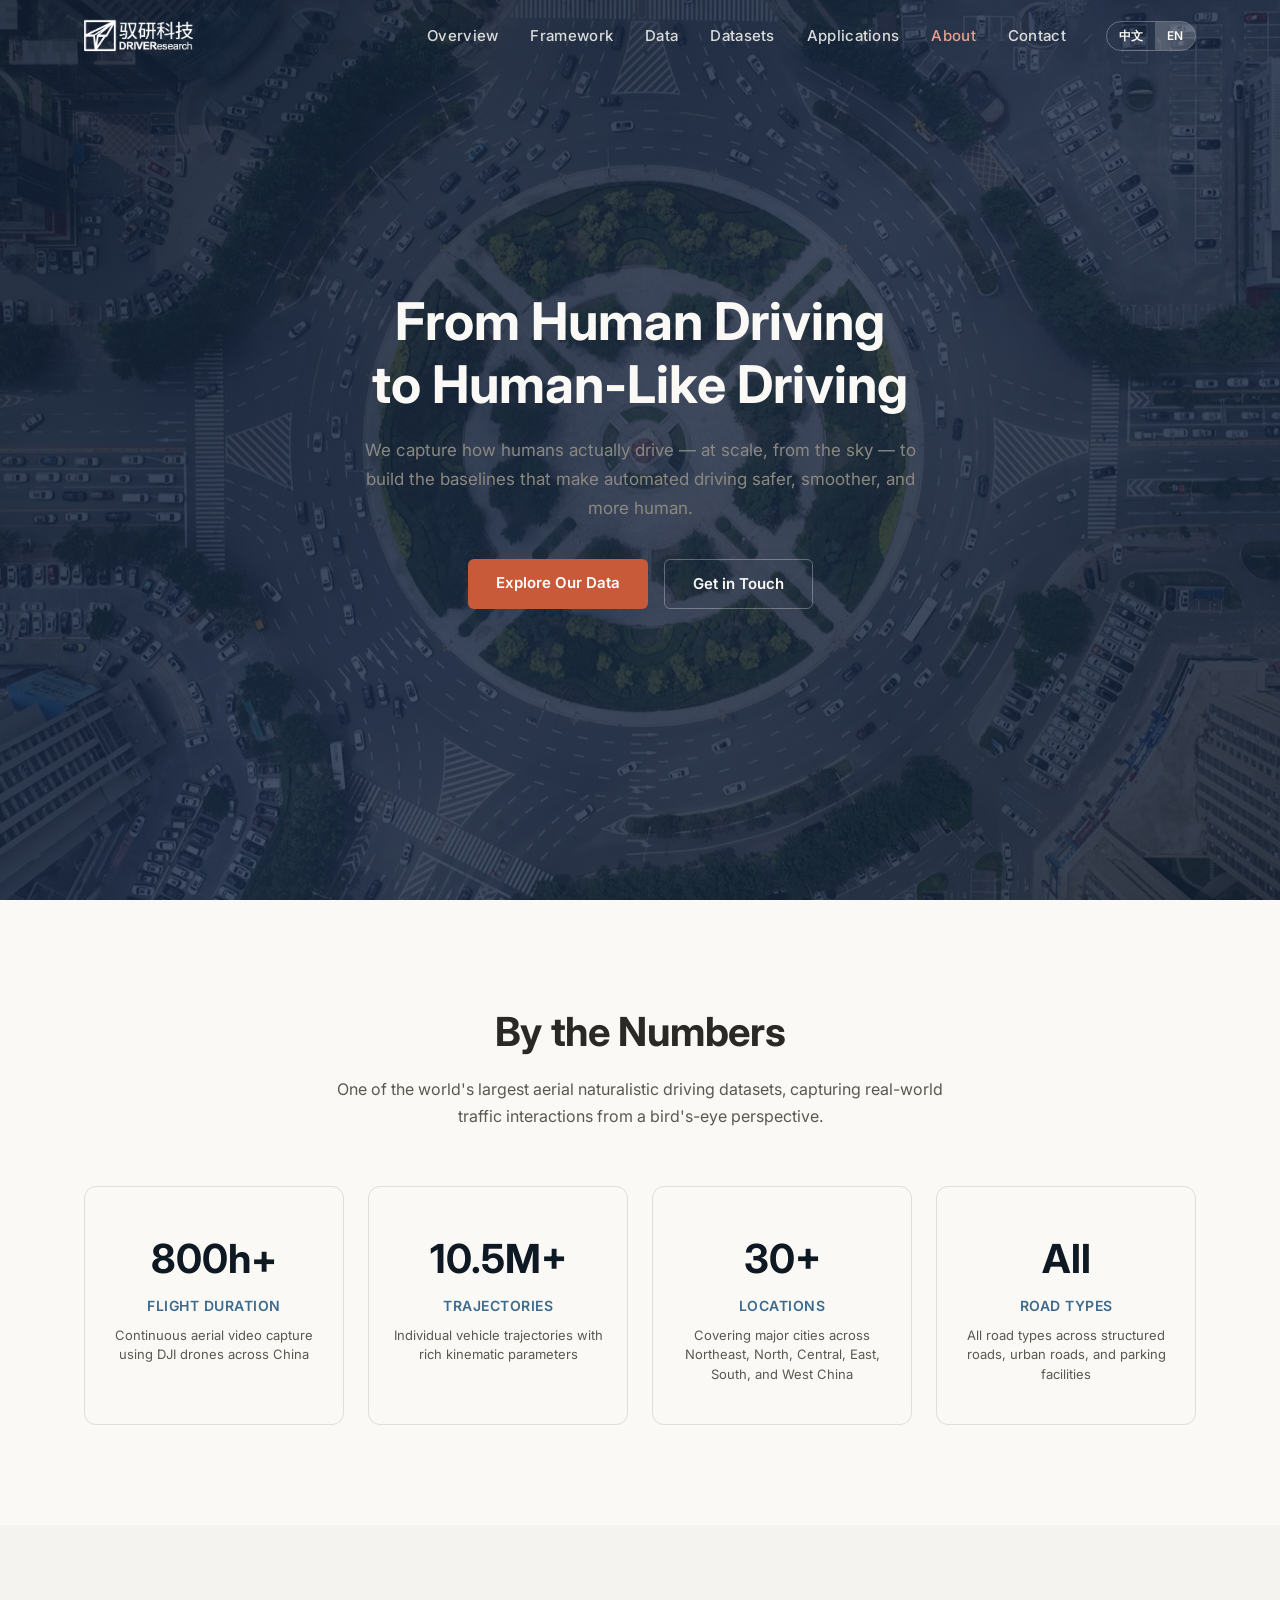
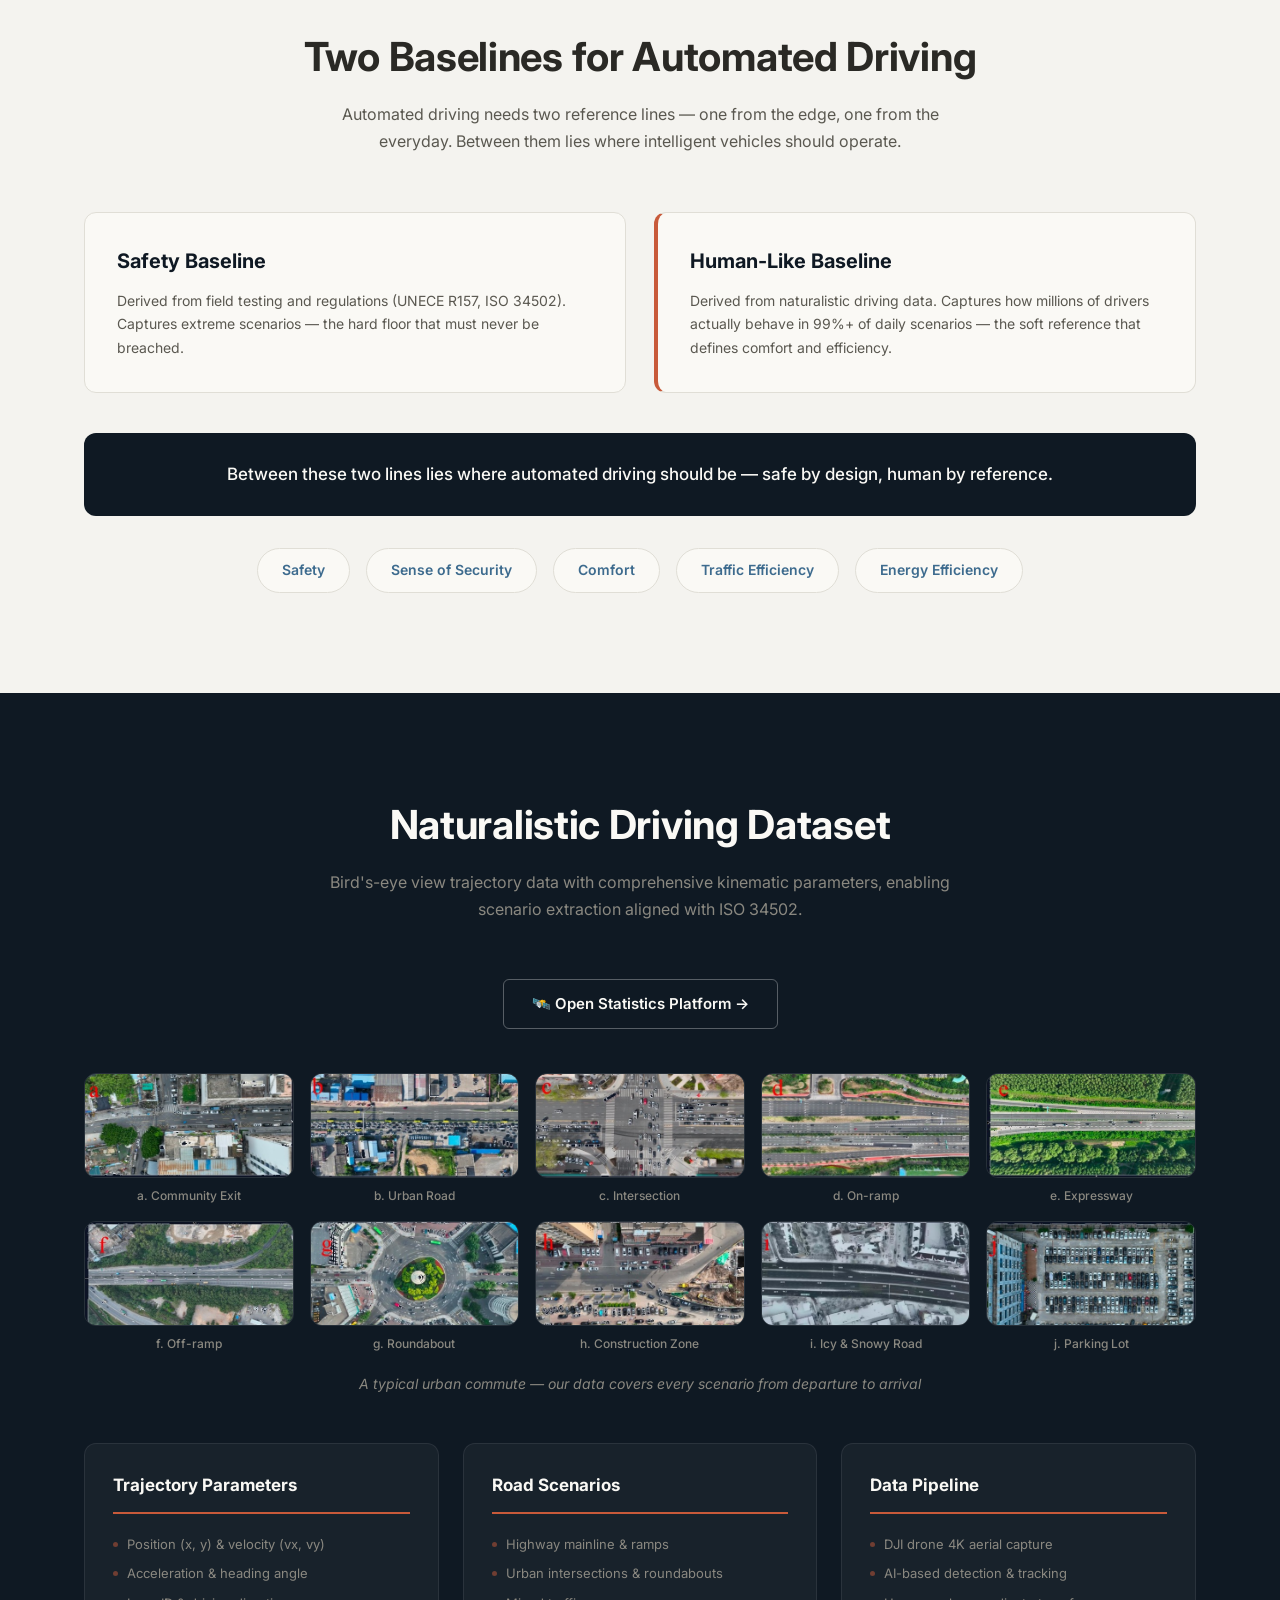
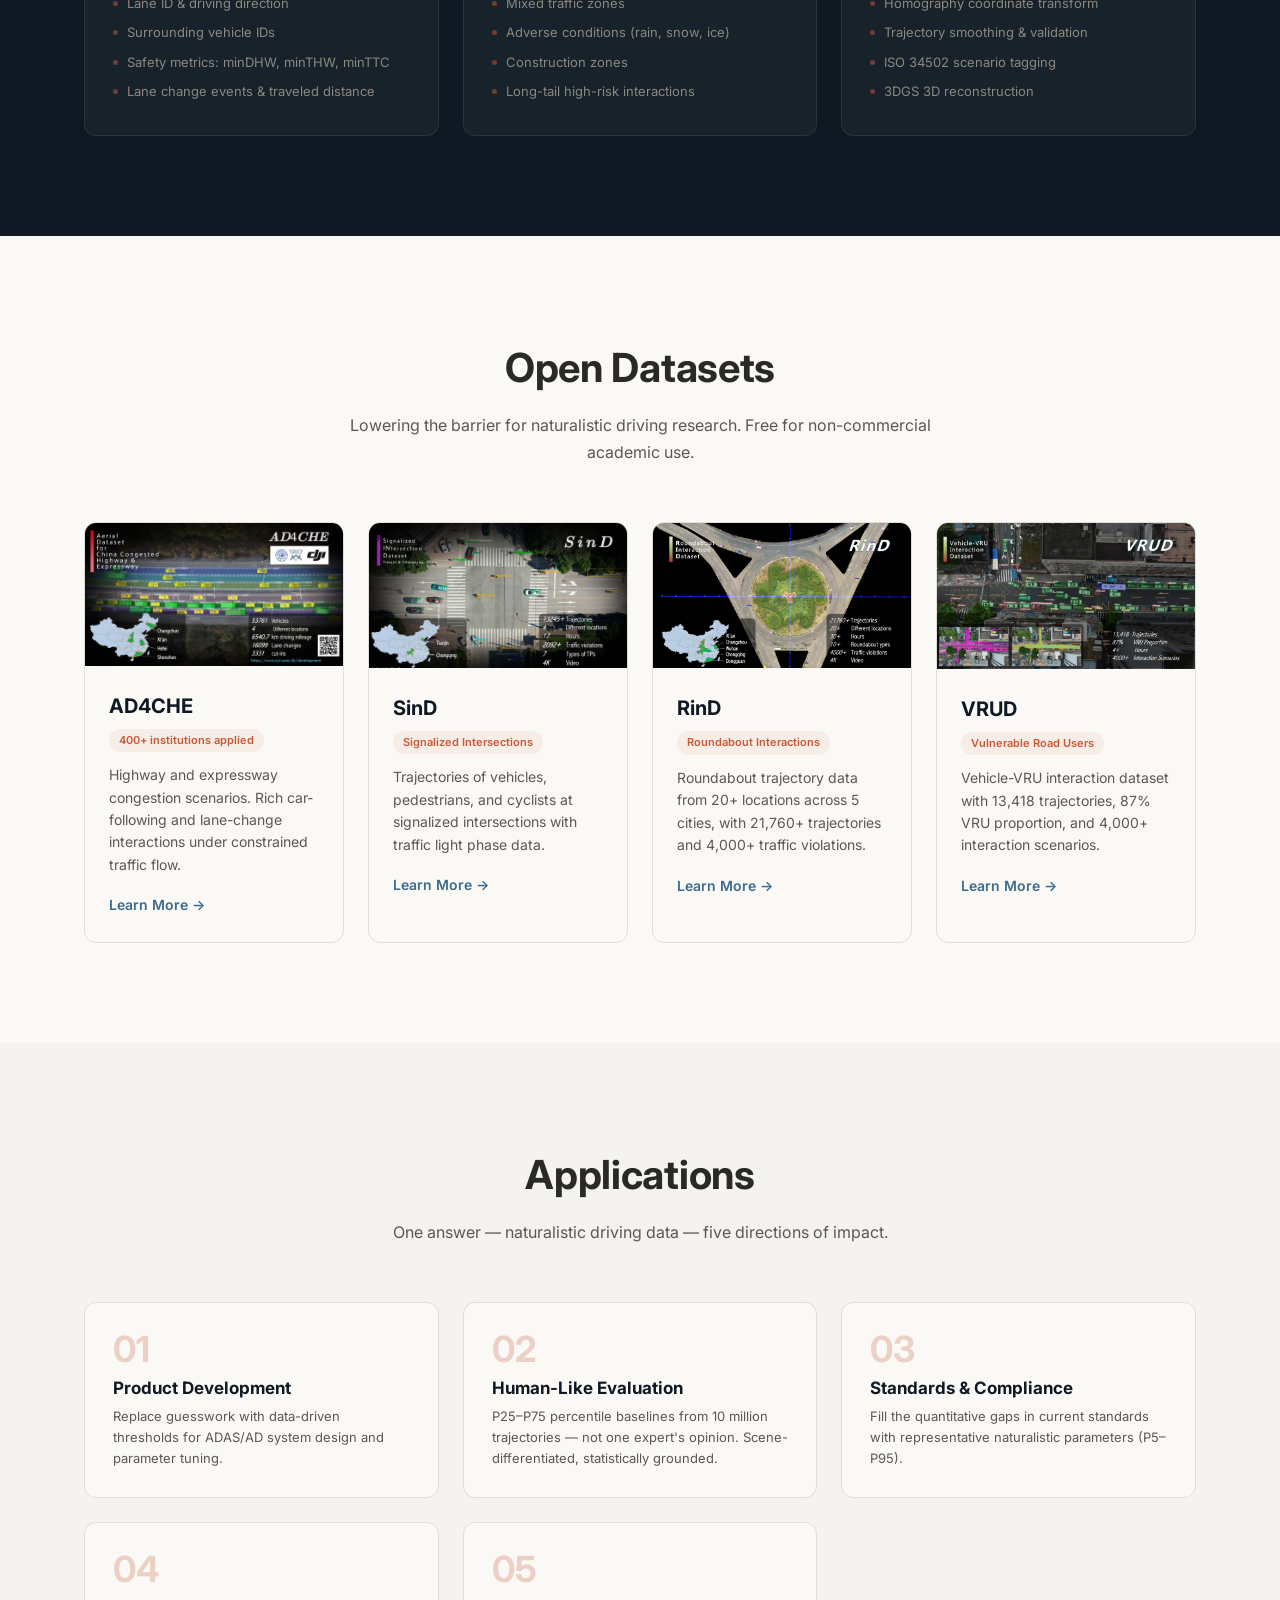
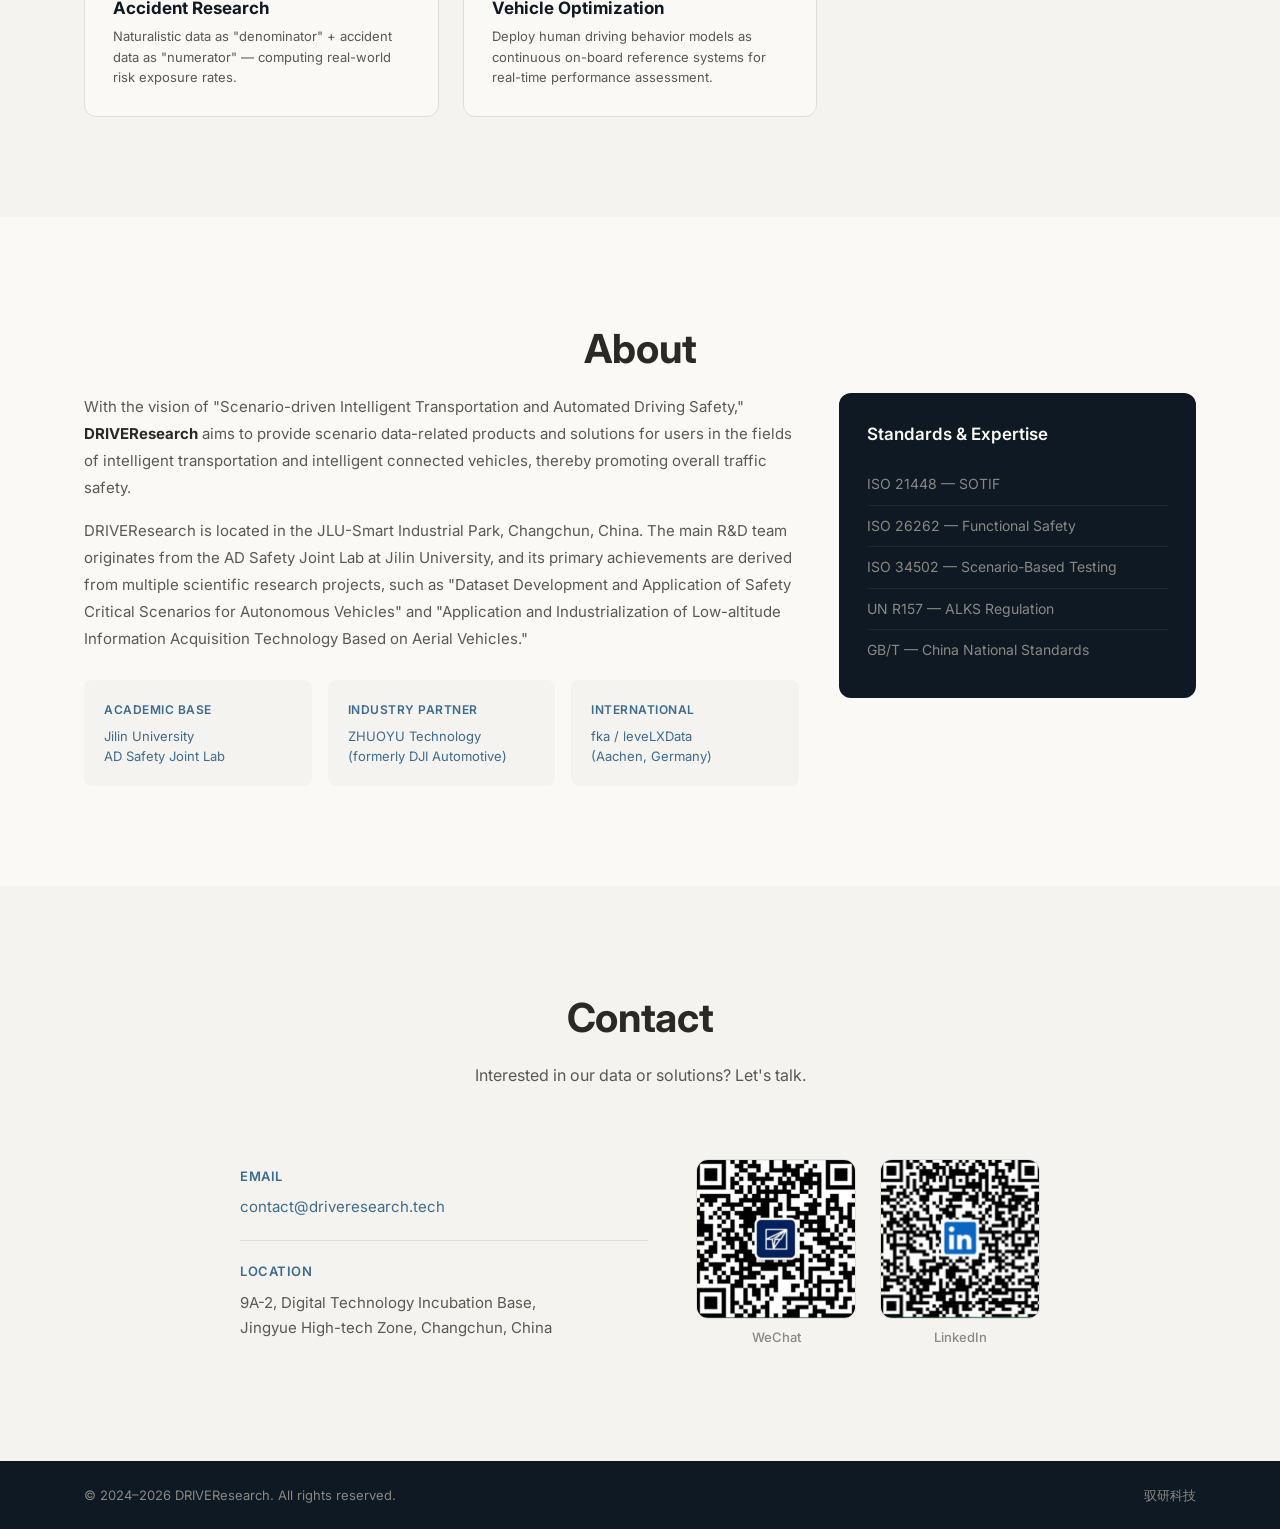
<file: index.html>
<!DOCTYPE html>
<html lang="en">
<head>
  <meta charset="UTF-8">
  <meta name="viewport" content="width=device-width, initial-scale=1.0">
  <title>DRIVEResearch — Scenario Data-Driven AD Safety</title>
  <meta name="description" content="DRIVEResearch provides large-scale aerial naturalistic driving datasets and scenario-based safety evaluation for automated driving.">
  <link rel="alternate" hreflang="zh" href="zh.html">
  <link rel="alternate" hreflang="en" href="index.html">
  <link rel="icon" href="images/logo-square.png" type="image/png">
  <link rel="stylesheet" href="styles.css">
  <link rel="preconnect" href="https://fonts.googleapis.com">
  <link rel="preconnect" href="https://fonts.gstatic.com" crossorigin>
  <link href="https://fonts.googleapis.com/css2?family=Inter:wght@300;400;500;600;700&display=swap" rel="stylesheet">
</head>
<body>

  <nav class="nav" id="nav">
    <div class="nav-inner">
      <a href="#hero" class="nav-logo"><img src="images/logo-white.png" alt="DRIVEResearch" class="nav-logo-img"></a>
      <button class="nav-toggle" aria-label="Toggle menu" onclick="document.querySelector('.nav-links').classList.toggle('open')">
        <span></span><span></span><span></span>
      </button>
      <ul class="nav-links">
        <li><a href="#overview">Overview</a></li>
        <li><a href="#framework">Framework</a></li>
        <li><a href="#data">Data</a></li>
        <li><a href="#datasets">Datasets</a></li>
        <li><a href="#applications">Applications</a></li>
        <li><a href="#about">About</a></li>
        <li><a href="#contact">Contact</a></li>
        <li><span class="lang-switch"><a href="zh.html">中文</a><a href="index.html" class="active">EN</a></span></li>
      </ul>
    </div>
  </nav>

  <!-- Hero -->
  <section class="hero" id="hero">
    <img src="images/shoutu.jpg" alt="Aerial view of roundabout traffic" class="hero-bg">
    <div class="hero-overlay"></div>
    <div class="hero-content">
      <h1>From Human Driving<br>to Human-Like Driving</h1>
      <p class="hero-desc">We capture how humans actually drive — at scale, from the sky — to build the baselines that make automated driving safer, smoother, and more human.</p>
      <div class="hero-actions">
        <a href="#data" class="btn btn-primary">Explore Our Data</a>
        <a href="#contact" class="btn btn-outline">Get in Touch</a>
      </div>
    </div>
  </section>

  <!-- Overview Stats -->
  <section class="overview" id="overview">
    <div class="container">
      <h2 class="section-title">By the Numbers</h2>
      <p class="section-subtitle">One of the world's largest aerial naturalistic driving datasets, capturing real-world traffic interactions from a bird's-eye perspective.</p>
      <div class="stats-grid">
        <div class="stat-card reveal">
          <div class="stat-number"><span class="counter" data-target="800" data-suffix="h+">0</span></div>
          <div class="stat-label">Flight Duration</div>
          <div class="stat-desc">Continuous aerial video capture using DJI drones across China</div>
        </div>
        <div class="stat-card reveal">
          <div class="stat-number"><span class="counter" data-target="10500000" data-suffix="+">0</span></div>
          <div class="stat-label">Trajectories</div>
          <div class="stat-desc">Individual vehicle trajectories with rich kinematic parameters</div>
        </div>
        <div class="stat-card reveal">
          <div class="stat-number"><span class="counter" data-target="30" data-suffix="+">0</span></div>
          <div class="stat-label">Locations</div>
          <div class="stat-desc">Covering major cities across Northeast, North, Central, East, South, and West China</div>
        </div>
        <div class="stat-card reveal">
          <div class="stat-number">All</div>
          <div class="stat-label">Road Types</div>
          <div class="stat-desc">All road types across structured roads, urban roads, and parking facilities</div>
        </div>
      </div>
    </div>
  </section>

  <!-- Framework -->
  <section class="framework" id="framework">
    <div class="container">
      <h2 class="section-title">Two Baselines for Automated Driving</h2>
      <p class="section-subtitle">Automated driving needs two reference lines — one from the edge, one from the everyday. Between them lies where intelligent vehicles should operate.</p>
      <div class="framework-cols">
        <div class="framework-card reveal">
          <h3>Safety Baseline</h3>
          <p>Derived from field testing and regulations (UNECE R157, ISO 34502). Captures extreme scenarios — the hard floor that must never be breached.</p>
        </div>
        <div class="framework-card highlight reveal">
          <h3>Human-Like Baseline</h3>
          <p>Derived from naturalistic driving data. Captures how millions of drivers actually behave in 99%+ of daily scenarios — the soft reference that defines comfort and efficiency.</p>
        </div>
      </div>
      <div class="framework-callout reveal">
        Between these two lines lies where automated driving should be — safe by design, human by reference.
      </div>
      <div class="eval-dims">
        <span class="eval-dim reveal">Safety</span>
        <span class="eval-dim reveal">Sense of Security</span>
        <span class="eval-dim reveal">Comfort</span>
        <span class="eval-dim reveal">Traffic Efficiency</span>
        <span class="eval-dim reveal">Energy Efficiency</span>
      </div>
    </div>
  </section>

  <!-- Data -->
  <section class="data-section" id="data">
    <div class="container">
      <h2 class="section-title">Naturalistic Driving Dataset</h2>
      <p class="section-subtitle">Bird's-eye view trajectory data with comprehensive kinematic parameters, enabling scenario extraction aligned with ISO 34502.</p>
      <div class="data-cta reveal" style="text-align:center; margin: 4px auto 44px;">
        <a href="https://data.driveresearch.tech/" target="_blank" rel="noopener" class="btn btn-outline">
          🛰️ Open Statistics Platform →
        </a>
      </div>
      <div class="scene-grid reveal">
        <div class="scene-item"><img src="images/scene-a.jpg" alt="Community Exit"><div class="scene-item-label">a. Community Exit</div></div>
        <div class="scene-item"><img src="images/scene-b.jpg" alt="Urban Road"><div class="scene-item-label">b. Urban Road</div></div>
        <div class="scene-item"><img src="images/scene-c.jpg" alt="Intersection"><div class="scene-item-label">c. Intersection</div></div>
        <div class="scene-item"><img src="images/scene-d.jpg" alt="On-ramp"><div class="scene-item-label">d. On-ramp</div></div>
        <div class="scene-item"><img src="images/scene-e.jpg" alt="Expressway"><div class="scene-item-label">e. Expressway</div></div>
        <div class="scene-item"><img src="images/scene-f.jpg" alt="Off-ramp"><div class="scene-item-label">f. Off-ramp</div></div>
        <div class="scene-item"><img src="images/scene-g.jpg" alt="Roundabout"><div class="scene-item-label">g. Roundabout</div></div>
        <div class="scene-item"><img src="images/scene-h.jpg" alt="Construction Zone"><div class="scene-item-label">h. Construction Zone</div></div>
        <div class="scene-item"><img src="images/scene-i.jpg" alt="Icy Road"><div class="scene-item-label">i. Icy &amp; Snowy Road</div></div>
        <div class="scene-item"><img src="images/scene-j.jpg" alt="Parking Lot"><div class="scene-item-label">j. Parking Lot</div></div>
      </div>
      <p class="data-caption reveal">A typical urban commute — our data covers every scenario from departure to arrival</p>
      <div class="data-features">
        <div class="data-feature reveal">
          <h3>Trajectory Parameters</h3>
          <ul class="param-list">
            <li>Position (x, y) &amp; velocity (vx, vy)</li>
            <li>Acceleration &amp; heading angle</li>
            <li>Lane ID &amp; driving direction</li>
            <li>Surrounding vehicle IDs</li>
            <li>Safety metrics: minDHW, minTHW, minTTC</li>
            <li>Lane change events &amp; traveled distance</li>
          </ul>
        </div>
        <div class="data-feature reveal">
          <h3>Road Scenarios</h3>
          <ul class="param-list">
            <li>Highway mainline &amp; ramps</li>
            <li>Urban intersections &amp; roundabouts</li>
            <li>Mixed traffic zones</li>
            <li>Adverse conditions (rain, snow, ice)</li>
            <li>Construction zones</li>
            <li>Long-tail high-risk interactions</li>
          </ul>
        </div>
        <div class="data-feature reveal">
          <h3>Data Pipeline</h3>
          <ul class="param-list">
            <li>DJI drone 4K aerial capture</li>
            <li>AI-based detection &amp; tracking</li>
            <li>Homography coordinate transform</li>
            <li>Trajectory smoothing &amp; validation</li>
            <li>ISO 34502 scenario tagging</li>
            <li>3DGS 3D reconstruction</li>
          </ul>
        </div>
      </div>
    </div>
  </section>

  <!-- Open Datasets -->
  <section class="datasets" id="datasets">
    <div class="container">
      <h2 class="section-title">Open Datasets</h2>
      <p class="section-subtitle">Lowering the barrier for naturalistic driving research. Free for non-commercial academic use.</p>
      <div class="datasets-grid">
        <div class="dataset-card reveal">
          <img src="images/AD4CHE.jpg" alt="AD4CHE dataset">
          <div class="dataset-card-body">
            <h3>AD4CHE</h3>
            <span class="dataset-badge">400+ institutions applied</span>
            <p>Highway and expressway congestion scenarios. Rich car-following and lane-change interactions under constrained traffic flow.</p>
            <a href="https://ieeexplore.ieee.org/document/10079130" target="_blank" rel="noopener" class="dataset-link">Learn More &rarr;</a>
          </div>
        </div>
        <div class="dataset-card reveal">
          <img src="images/SinD.jpg" alt="SinD dataset">
          <div class="dataset-card-body">
            <h3>SinD</h3>
            <span class="dataset-badge">Signalized Intersections</span>
            <p>Trajectories of vehicles, pedestrians, and cyclists at signalized intersections with traffic light phase data.</p>
            <a href="https://arxiv.org/abs/2209.02297" target="_blank" rel="noopener" class="dataset-link">Learn More &rarr;</a>
          </div>
        </div>
        <div class="dataset-card reveal">
          <img src="images/RinD.jpg" alt="RinD dataset">
          <div class="dataset-card-body">
            <h3>RinD</h3>
            <span class="dataset-badge">Roundabout Interactions</span>
            <p>Roundabout trajectory data from 20+ locations across 5 cities, with 21,760+ trajectories and 4,000+ traffic violations.</p>
            <a href="https://eie.cqu.edu.cn/info/1204/2586.htm" target="_blank" rel="noopener" class="dataset-link">Learn More &rarr;</a>
          </div>
        </div>
        <div class="dataset-card reveal">
          <img src="images/VRUD.jpg" alt="VRUD dataset">
          <div class="dataset-card-body">
            <h3>VRUD</h3>
            <span class="dataset-badge">Vulnerable Road Users</span>
            <p>Vehicle-VRU interaction dataset with 13,418 trajectories, 87% VRU proportion, and 4,000+ interaction scenarios.</p>
            <a href="https://arxiv.org/abs/2604.01134" target="_blank" rel="noopener" class="dataset-link">Learn More &rarr;</a>
          </div>
        </div>
      </div>
    </div>
  </section>

  <!-- Applications -->
  <section class="applications" id="applications">
    <div class="container">
      <h2 class="section-title">Applications</h2>
      <p class="section-subtitle">One answer — naturalistic driving data — five directions of impact.</p>
      <div class="app-grid">
        <div class="app-card reveal">
          <div class="app-number">01</div>
          <h3>Product Development</h3>
          <p>Replace guesswork with data-driven thresholds for ADAS/AD system design and parameter tuning.</p>
        </div>
        <div class="app-card reveal">
          <div class="app-number">02</div>
          <h3>Human-Like Evaluation</h3>
          <p>P25–P75 percentile baselines from 10 million trajectories — not one expert's opinion. Scene-differentiated, statistically grounded.</p>
        </div>
        <div class="app-card reveal">
          <div class="app-number">03</div>
          <h3>Standards &amp; Compliance</h3>
          <p>Fill the quantitative gaps in current standards with representative naturalistic parameters (P5–P95).</p>
        </div>
        <div class="app-card reveal">
          <div class="app-number">04</div>
          <h3>Accident Research</h3>
          <p>Naturalistic data as "denominator" + accident data as "numerator" — computing real-world risk exposure rates.</p>
        </div>
        <div class="app-card reveal">
          <div class="app-number">05</div>
          <h3>Vehicle Optimization</h3>
          <p>Deploy human driving behavior models as continuous on-board reference systems for real-time performance assessment.</p>
        </div>
      </div>
    </div>
  </section>

  <!-- About -->
  <section class="about" id="about">
    <div class="container">
      <h2 class="section-title">About</h2>
      <div class="about-content">
        <div class="about-text">
          <p>With the vision of "Scenario-driven Intelligent Transportation and Automated Driving Safety," <strong>DRIVEResearch</strong> aims to provide scenario data-related products and solutions for users in the fields of intelligent transportation and intelligent connected vehicles, thereby promoting overall traffic safety.</p>
          <p>DRIVEResearch is located in the JLU-Smart Industrial Park, Changchun, China. The main R&amp;D team originates from the AD Safety Joint Lab at Jilin University, and its primary achievements are derived from multiple scientific research projects, such as "Dataset Development and Application of Safety Critical Scenarios for Autonomous Vehicles" and "Application and Industrialization of Low-altitude Information Acquisition Technology Based on Aerial Vehicles."</p>
          <div class="affiliations">
            <div class="affiliation">
              <h4>Academic Base</h4>
              <p><a href="https://lab.autozyx.com" target="_blank" rel="noopener">Jilin University<br>AD Safety Joint Lab</a></p>
            </div>
            <div class="affiliation">
              <h4>Industry Partner</h4>
              <p><a href="https://zyt.com" target="_blank" rel="noopener">ZHUOYU Technology<br>(formerly DJI Automotive)</a></p>
            </div>
            <div class="affiliation">
              <h4>International</h4>
              <p><a href="https://levelxdata.com/" target="_blank" rel="noopener">fka / leveLXData<br>(Aachen, Germany)</a></p>
            </div>
          </div>
        </div>
        <div class="standards-box">
          <h3>Standards &amp; Expertise</h3>
          <ul>
            <li>ISO 21448 — SOTIF</li>
            <li>ISO 26262 — Functional Safety</li>
            <li>ISO 34502 — Scenario-Based Testing</li>
            <li>UN R157 — ALKS Regulation</li>
            <li>GB/T — China National Standards</li>
          </ul>
        </div>
      </div>
    </div>
  </section>

  <!-- Contact -->
  <section class="contact" id="contact">
    <div class="container">
      <h2 class="section-title">Contact</h2>
      <p class="section-subtitle">Interested in our data or solutions? Let's talk.</p>
      <div class="contact-layout">
        <div class="contact-info">
          <div class="contact-item">
            <h3>Email</h3>
            <p><a href="mailto:contact@driveresearch.tech">contact@driveresearch.tech</a></p>
          </div>
          <div class="contact-item">
            <h3>Location</h3>
            <p>9A-2, Digital Technology Incubation Base,<br>Jingyue High-tech Zone, Changchun, China</p>
          </div>
        </div>
        <div class="contact-qr-group">
          <div class="contact-qr">
            <img src="images/WeChat.png" alt="WeChat QR Code">
            <p>WeChat</p>
          </div>
          <div class="contact-qr">
            <a href="https://www.linkedin.com/company/driveresearch/?viewAsMember=true" target="_blank" rel="noopener">
              <img src="images/Linkedin.png" alt="LinkedIn QR Code">
            </a>
            <p>LinkedIn</p>
          </div>
        </div>
      </div>
    </div>
  </section>

  <footer class="footer">
    <div class="container">
      <div class="footer-inner">
        <p>&copy; 2024–2026 DRIVEResearch. All rights reserved.</p>
        <p>驭研科技</p>
      </div>
    </div>
  </footer>

  <script src="scripts.js"></script>
</body>
</html>
</file>
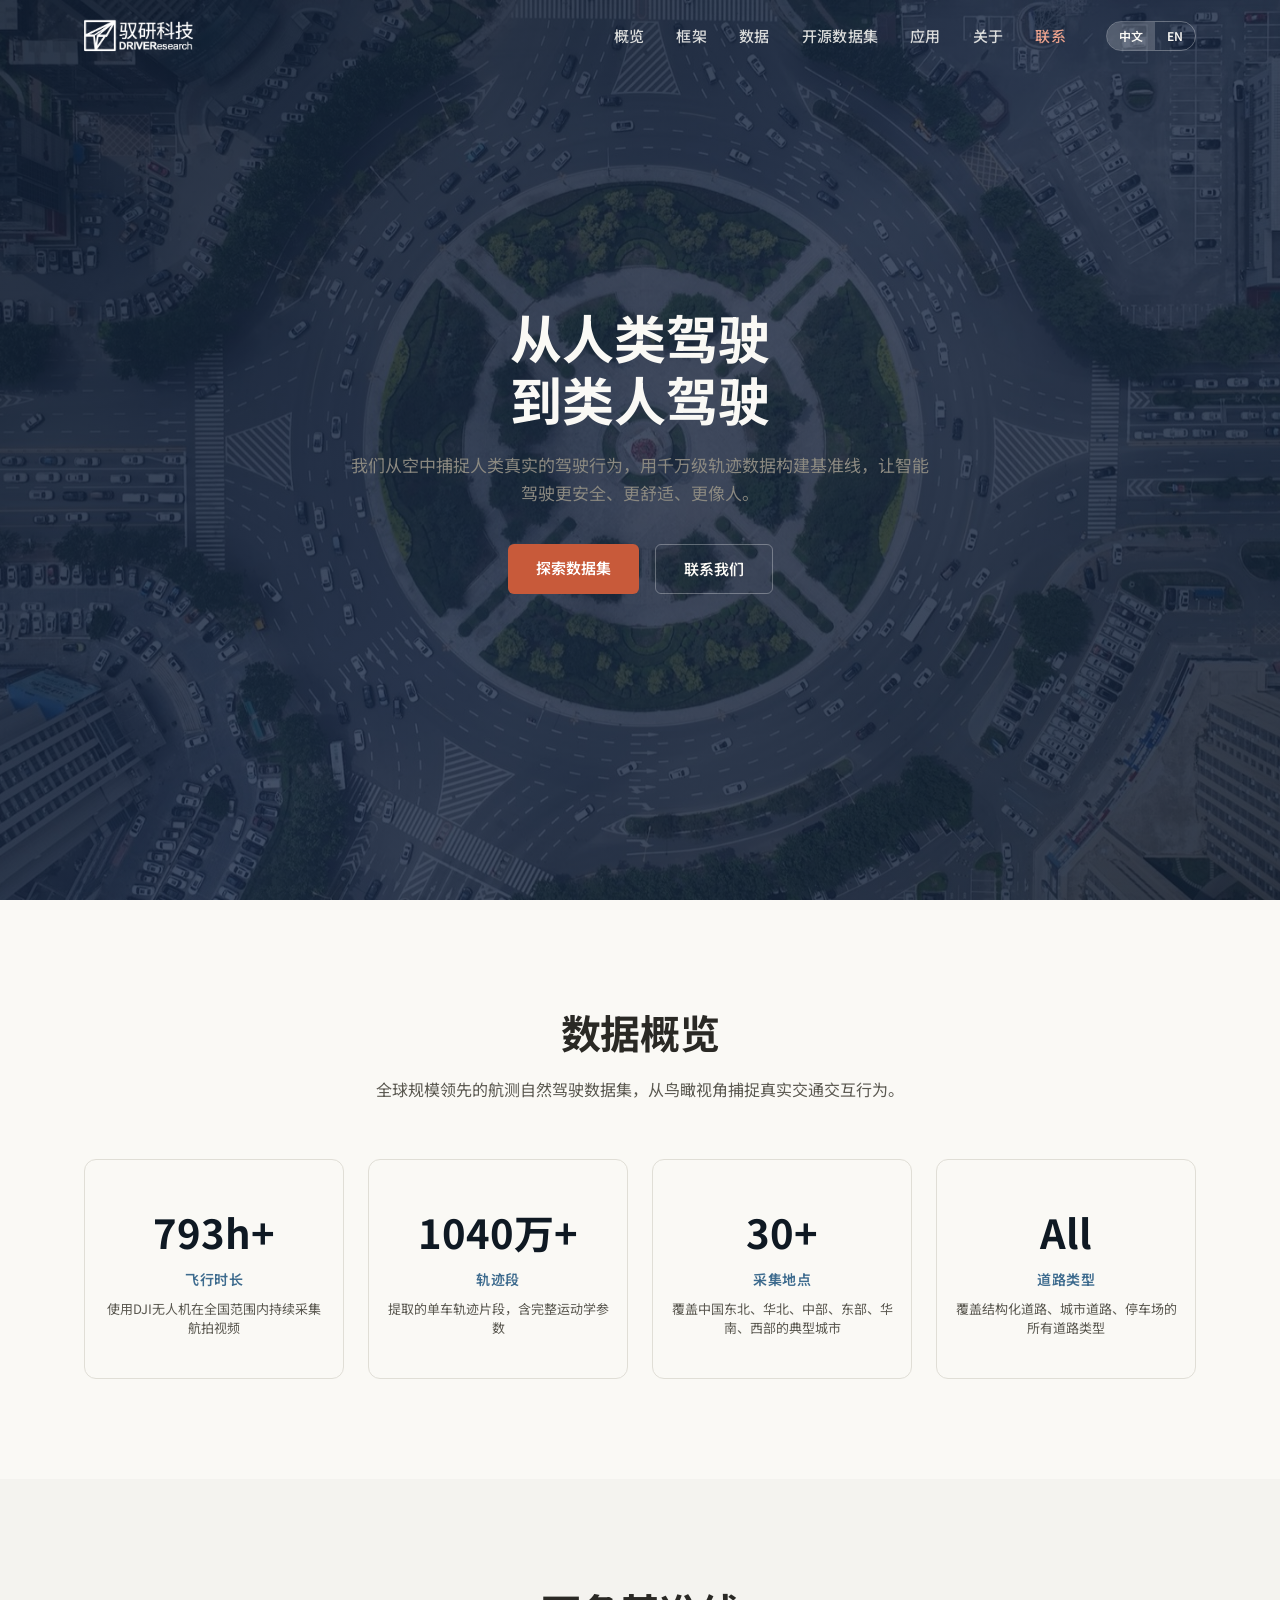
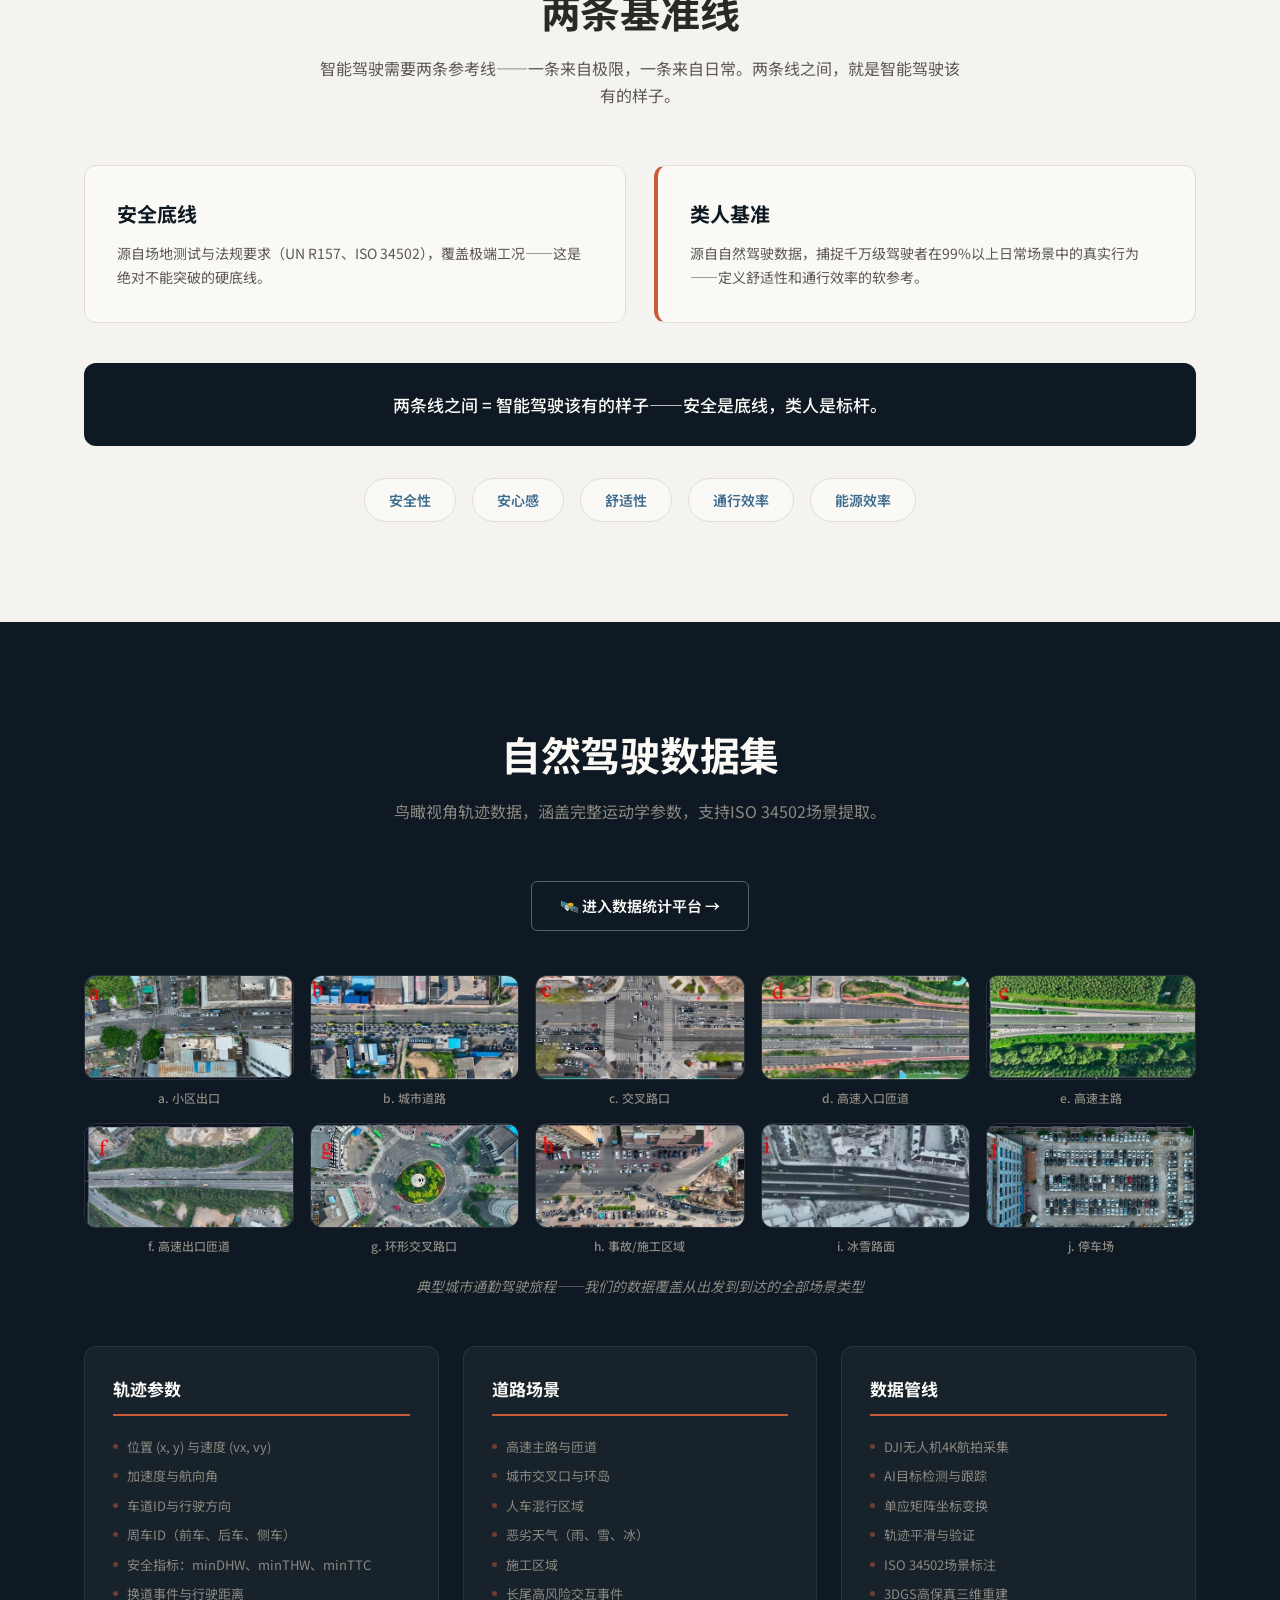
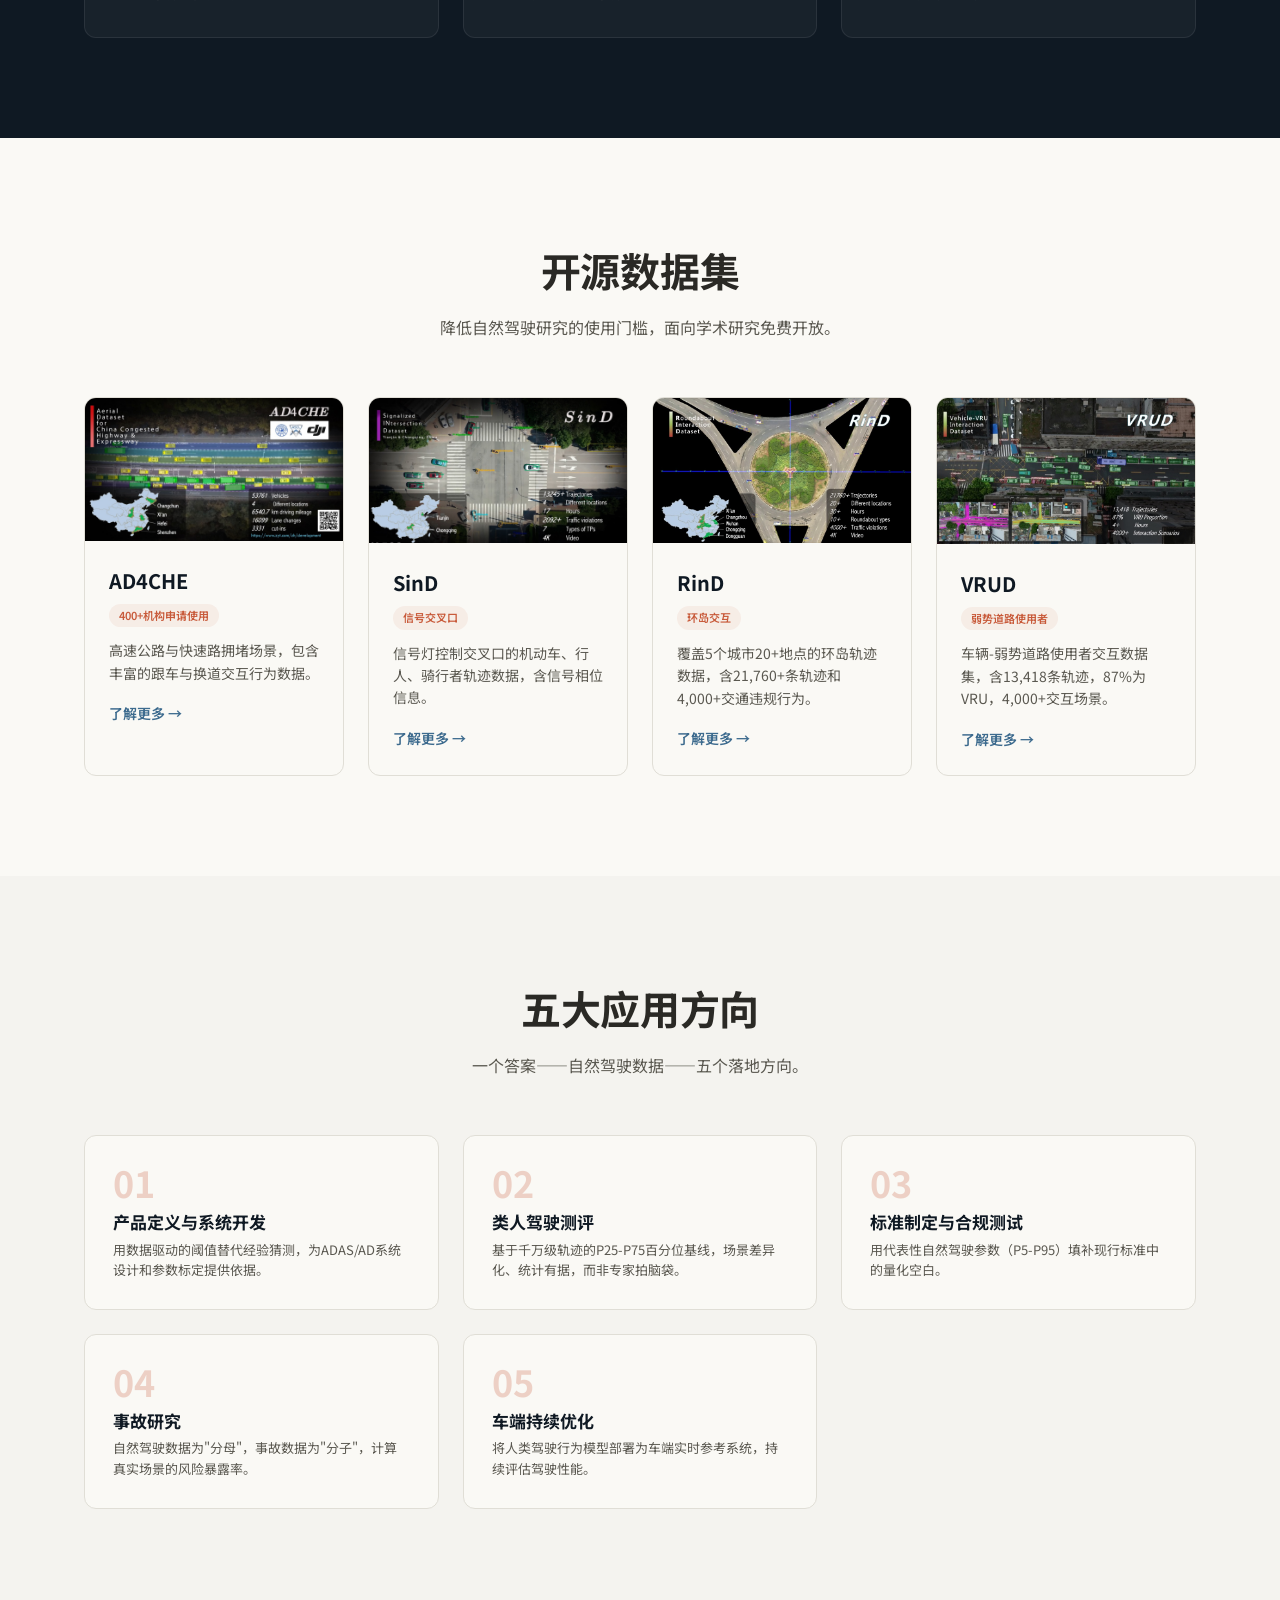
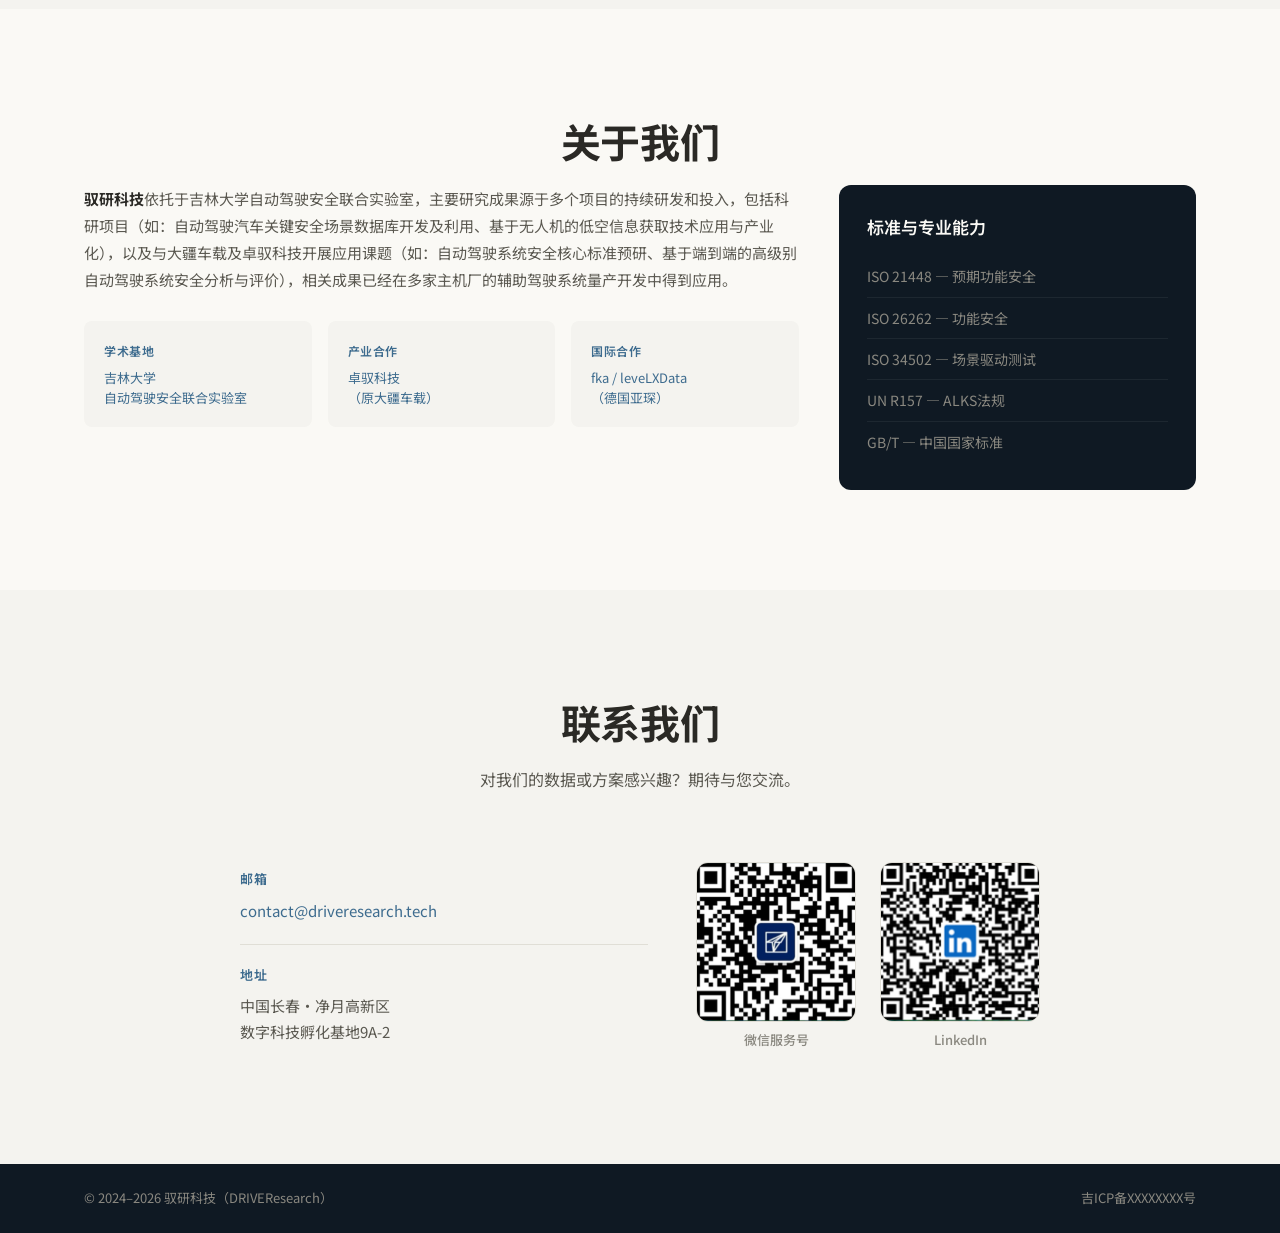
<file: zh.html>
<!DOCTYPE html>
<html lang="zh-CN">
<head>
  <meta charset="UTF-8">
  <meta name="viewport" content="width=device-width, initial-scale=1.0">
  <title>驭研科技 — 场景数据驱动自动驾驶安全</title>
  <meta name="description" content="驭研科技（DRIVEResearch）提供大规模航测自然驾驶数据集与场景驱动安全评价方案。">
  <link rel="alternate" hreflang="en" href="index.html">
  <link rel="alternate" hreflang="zh" href="zh.html">
  <link rel="icon" href="images/logo-square.png" type="image/png">
  <link rel="stylesheet" href="styles.css">
  <link rel="preconnect" href="https://fonts.googleapis.com">
  <link rel="preconnect" href="https://fonts.gstatic.com" crossorigin>
  <link href="https://fonts.googleapis.com/css2?family=Inter:wght@300;400;500;600;700&family=Noto+Sans+SC:wght@400;500;600;700&display=swap" rel="stylesheet">
</head>
<body class="zh">

  <nav class="nav" id="nav">
    <div class="nav-inner">
      <a href="#hero" class="nav-logo"><img src="images/logo-white.png" alt="驭研科技" class="nav-logo-img"></a>
      <button class="nav-toggle" aria-label="切换菜单" onclick="document.querySelector('.nav-links').classList.toggle('open')">
        <span></span><span></span><span></span>
      </button>
      <ul class="nav-links">
        <li><a href="#overview">概览</a></li>
        <li><a href="#framework">框架</a></li>
        <li><a href="#data">数据</a></li>
        <li><a href="#datasets">开源数据集</a></li>
        <li><a href="#applications">应用</a></li>
        <li><a href="#about">关于</a></li>
        <li><a href="#contact">联系</a></li>
        <li><span class="lang-switch"><a href="zh.html" class="active">中文</a><a href="index.html">EN</a></span></li>
      </ul>
    </div>
  </nav>

  <!-- Hero -->
  <section class="hero" id="hero">
    <img src="images/shoutu.jpg" alt="航拍环岛交通" class="hero-bg">
    <div class="hero-overlay"></div>
    <div class="hero-content">
      <h1>从人类驾驶<br>到类人驾驶</h1>
      <p class="hero-desc">我们从空中捕捉人类真实的驾驶行为，用千万级轨迹数据构建基准线，让智能驾驶更安全、更舒适、更像人。</p>
      <div class="hero-actions">
        <a href="#data" class="btn btn-primary">探索数据集</a>
        <a href="#contact" class="btn btn-outline">联系我们</a>
      </div>
    </div>
  </section>

  <!-- Overview Stats -->
  <section class="overview" id="overview">
    <div class="container">
      <h2 class="section-title">数据概览</h2>
      <p class="section-subtitle">全球规模领先的航测自然驾驶数据集，从鸟瞰视角捕捉真实交通交互行为。</p>
      <div class="stats-grid">
        <div class="stat-card reveal">
          <div class="stat-number"><span class="counter" data-target="800" data-suffix="h+">0</span></div>
          <div class="stat-label">飞行时长</div>
          <div class="stat-desc">使用DJI无人机在全国范围内持续采集航拍视频</div>
        </div>
        <div class="stat-card reveal">
          <div class="stat-number"><span class="counter" data-target="1050" data-suffix="万+">0</span></div>
          <div class="stat-label">轨迹段</div>
          <div class="stat-desc">提取的单车轨迹片段，含完整运动学参数</div>
        </div>
        <div class="stat-card reveal">
          <div class="stat-number"><span class="counter" data-target="30" data-suffix="+">0</span></div>
          <div class="stat-label">采集地点</div>
          <div class="stat-desc">覆盖中国东北、华北、中部、东部、华南、西部的典型城市</div>
        </div>
        <div class="stat-card reveal">
          <div class="stat-number">All</div>
          <div class="stat-label">道路类型</div>
          <div class="stat-desc">覆盖结构化道路、城市道路、停车场的所有道路类型</div>
        </div>
      </div>
    </div>
  </section>

  <!-- Framework -->
  <section class="framework" id="framework">
    <div class="container">
      <h2 class="section-title">两条基准线</h2>
      <p class="section-subtitle">智能驾驶需要两条参考线——一条来自极限，一条来自日常。两条线之间，就是智能驾驶该有的样子。</p>
      <div class="framework-cols">
        <div class="framework-card reveal">
          <h3>安全底线</h3>
          <p>源自场地测试与法规要求（UN R157、ISO 34502），覆盖极端工况——这是绝对不能突破的硬底线。</p>
        </div>
        <div class="framework-card highlight reveal">
          <h3>类人基准</h3>
          <p>源自自然驾驶数据，捕捉千万级驾驶者在99%以上日常场景中的真实行为——定义舒适性和通行效率的软参考。</p>
        </div>
      </div>
      <div class="framework-callout reveal">
        两条线之间 = 智能驾驶该有的样子——安全是底线，类人是标杆。
      </div>
      <div class="eval-dims">
        <span class="eval-dim reveal">安全性</span>
        <span class="eval-dim reveal">安心感</span>
        <span class="eval-dim reveal">舒适性</span>
        <span class="eval-dim reveal">通行效率</span>
        <span class="eval-dim reveal">能源效率</span>
      </div>
    </div>
  </section>

  <!-- Data -->
  <section class="data-section" id="data">
    <div class="container">
      <h2 class="section-title">自然驾驶数据集</h2>
      <p class="section-subtitle">鸟瞰视角轨迹数据，涵盖完整运动学参数，支持ISO 34502场景提取。</p>
      <div class="data-cta reveal" style="text-align:center; margin: 4px auto 44px;">
        <a href="https://data.driveresearch.tech/" target="_blank" rel="noopener" class="btn btn-outline">
          🛰️ 进入数据统计平台 →
        </a>
      </div>
      <div class="scene-grid reveal">
        <div class="scene-item"><img src="images/scene-a.jpg" alt="小区出口"><div class="scene-item-label">a. 小区出口</div></div>
        <div class="scene-item"><img src="images/scene-b.jpg" alt="城市道路"><div class="scene-item-label">b. 城市道路</div></div>
        <div class="scene-item"><img src="images/scene-c.jpg" alt="交叉路口"><div class="scene-item-label">c. 交叉路口</div></div>
        <div class="scene-item"><img src="images/scene-d.jpg" alt="入口匝道"><div class="scene-item-label">d. 高速入口匝道</div></div>
        <div class="scene-item"><img src="images/scene-e.jpg" alt="高速主路"><div class="scene-item-label">e. 高速主路</div></div>
        <div class="scene-item"><img src="images/scene-f.jpg" alt="出口匝道"><div class="scene-item-label">f. 高速出口匝道</div></div>
        <div class="scene-item"><img src="images/scene-g.jpg" alt="环形交叉路口"><div class="scene-item-label">g. 环形交叉路口</div></div>
        <div class="scene-item"><img src="images/scene-h.jpg" alt="事故/施工区域"><div class="scene-item-label">h. 事故/施工区域</div></div>
        <div class="scene-item"><img src="images/scene-i.jpg" alt="冰雪路面"><div class="scene-item-label">i. 冰雪路面</div></div>
        <div class="scene-item"><img src="images/scene-j.jpg" alt="停车场"><div class="scene-item-label">j. 停车场</div></div>
      </div>
      <p class="data-caption reveal">典型城市通勤驾驶旅程——我们的数据覆盖从出发到到达的全部场景类型</p>
      <div class="data-features">
        <div class="data-feature reveal">
          <h3>轨迹参数</h3>
          <ul class="param-list">
            <li>位置 (x, y) 与速度 (vx, vy)</li>
            <li>加速度与航向角</li>
            <li>车道ID与行驶方向</li>
            <li>周车ID（前车、后车、侧车）</li>
            <li>安全指标：minDHW、minTHW、minTTC</li>
            <li>换道事件与行驶距离</li>
          </ul>
        </div>
        <div class="data-feature reveal">
          <h3>道路场景</h3>
          <ul class="param-list">
            <li>高速主路与匝道</li>
            <li>城市交叉口与环岛</li>
            <li>人车混行区域</li>
            <li>恶劣天气（雨、雪、冰）</li>
            <li>施工区域</li>
            <li>长尾高风险交互事件</li>
          </ul>
        </div>
        <div class="data-feature reveal">
          <h3>数据管线</h3>
          <ul class="param-list">
            <li>DJI无人机4K航拍采集</li>
            <li>AI目标检测与跟踪</li>
            <li>单应矩阵坐标变换</li>
            <li>轨迹平滑与验证</li>
            <li>ISO 34502场景标注</li>
            <li>3DGS高保真三维重建</li>
          </ul>
        </div>
      </div>
    </div>
  </section>

  <!-- Open Datasets -->
  <section class="datasets" id="datasets">
    <div class="container">
      <h2 class="section-title">开源数据集</h2>
      <p class="section-subtitle">降低自然驾驶研究的使用门槛，面向学术研究免费开放。</p>
      <div class="datasets-grid">
        <div class="dataset-card reveal">
          <img src="images/AD4CHE.jpg" alt="AD4CHE数据集">
          <div class="dataset-card-body">
            <h3>AD4CHE</h3>
            <span class="dataset-badge">400+机构申请使用</span>
            <p>高速公路与快速路拥堵场景，包含丰富的跟车与换道交互行为数据。</p>
            <a href="https://ieeexplore.ieee.org/document/10079130" target="_blank" rel="noopener" class="dataset-link">了解更多 &rarr;</a>
          </div>
        </div>
        <div class="dataset-card reveal">
          <img src="images/SinD.jpg" alt="SinD数据集">
          <div class="dataset-card-body">
            <h3>SinD</h3>
            <span class="dataset-badge">信号交叉口</span>
            <p>信号灯控制交叉口的机动车、行人、骑行者轨迹数据，含信号相位信息。</p>
            <a href="https://arxiv.org/abs/2209.02297" target="_blank" rel="noopener" class="dataset-link">了解更多 &rarr;</a>
          </div>
        </div>
        <div class="dataset-card reveal">
          <img src="images/RinD.jpg" alt="RinD数据集">
          <div class="dataset-card-body">
            <h3>RinD</h3>
            <span class="dataset-badge">环岛交互</span>
            <p>覆盖5个城市20+地点的环岛轨迹数据，含21,760+条轨迹和4,000+交通违规行为。</p>
            <a href="https://eie.cqu.edu.cn/info/1204/2586.htm" target="_blank" rel="noopener" class="dataset-link">了解更多 &rarr;</a>
          </div>
        </div>
        <div class="dataset-card reveal">
          <img src="images/VRUD.jpg" alt="VRUD数据集">
          <div class="dataset-card-body">
            <h3>VRUD</h3>
            <span class="dataset-badge">弱势道路使用者</span>
            <p>车辆-弱势道路使用者交互数据集，含13,418条轨迹，87%为VRU，4,000+交互场景。</p>
            <a href="https://arxiv.org/abs/2604.01134" target="_blank" rel="noopener" class="dataset-link">了解更多 &rarr;</a>
          </div>
        </div>
      </div>
    </div>
  </section>

  <!-- Applications -->
  <section class="applications" id="applications">
    <div class="container">
      <h2 class="section-title">五大应用方向</h2>
      <p class="section-subtitle">一个答案——自然驾驶数据——五个落地方向。</p>
      <div class="app-grid">
        <div class="app-card reveal">
          <div class="app-number">01</div>
          <h3>产品定义与系统开发</h3>
          <p>用数据驱动的阈值替代经验猜测，为ADAS/AD系统设计和参数标定提供依据。</p>
        </div>
        <div class="app-card reveal">
          <div class="app-number">02</div>
          <h3>类人驾驶测评</h3>
          <p>基于千万级轨迹的P25-P75百分位基线，场景差异化、统计有据，而非专家拍脑袋。</p>
        </div>
        <div class="app-card reveal">
          <div class="app-number">03</div>
          <h3>标准制定与合规测试</h3>
          <p>用代表性自然驾驶参数（P5-P95）填补现行标准中的量化空白。</p>
        </div>
        <div class="app-card reveal">
          <div class="app-number">04</div>
          <h3>事故研究</h3>
          <p>自然驾驶数据为"分母"，事故数据为"分子"，计算真实场景的风险暴露率。</p>
        </div>
        <div class="app-card reveal">
          <div class="app-number">05</div>
          <h3>车端持续优化</h3>
          <p>将人类驾驶行为模型部署为车端实时参考系统，持续评估驾驶性能。</p>
        </div>
      </div>
    </div>
  </section>

  <!-- About -->
  <section class="about" id="about">
    <div class="container">
      <h2 class="section-title">关于我们</h2>
      <div class="about-content">
        <div class="about-text">
          <p><strong>驭研科技</strong>依托于吉林大学自动驾驶安全联合实验室，主要研究成果源于多个项目的持续研发和投入，包括科研项目（如：自动驾驶汽车关键安全场景数据库开发及利用、基于无人机的低空信息获取技术应用与产业化），以及与大疆车载及卓驭科技开展应用课题（如：自动驾驶系统安全核心标准预研、基于端到端的高级别自动驾驶系统安全分析与评价），相关成果已经在多家主机厂的辅助驾驶系统量产开发中得到应用。</p>
          <div class="affiliations">
            <div class="affiliation">
              <h4>学术基地</h4>
              <p><a href="https://lab.autozyx.com" target="_blank" rel="noopener">吉林大学<br>自动驾驶安全联合实验室</a></p>
            </div>
            <div class="affiliation">
              <h4>产业合作</h4>
              <p><a href="https://zyt.com" target="_blank" rel="noopener">卓驭科技<br>（原大疆车载）</a></p>
            </div>
            <div class="affiliation">
              <h4>国际合作</h4>
              <p><a href="https://levelxdata.com/" target="_blank" rel="noopener">fka / leveLXData<br>（德国亚琛）</a></p>
            </div>
          </div>
        </div>
        <div class="standards-box">
          <h3>标准与专业能力</h3>
          <ul>
            <li>ISO 21448 — 预期功能安全</li>
            <li>ISO 26262 — 功能安全</li>
            <li>ISO 34502 — 场景驱动测试</li>
            <li>UN R157 — ALKS法规</li>
            <li>GB/T — 中国国家标准</li>
          </ul>
        </div>
      </div>
    </div>
  </section>

  <!-- Contact -->
  <section class="contact" id="contact">
    <div class="container">
      <h2 class="section-title">联系我们</h2>
      <p class="section-subtitle">对我们的数据或方案感兴趣？期待与您交流。</p>
      <div class="contact-layout">
        <div class="contact-info">
          <div class="contact-item">
            <h3>邮箱</h3>
            <p><a href="mailto:contact@driveresearch.tech">contact@driveresearch.tech</a></p>
          </div>
          <div class="contact-item">
            <h3>地址</h3>
            <p>中国长春·净月高新区<br>数字科技孵化基地9A-2</p>
          </div>
        </div>
        <div class="contact-qr-group">
          <div class="contact-qr">
            <img src="images/WeChat.png" alt="微信服务号二维码">
            <p>微信服务号</p>
          </div>
          <div class="contact-qr">
            <a href="https://www.linkedin.com/company/driveresearch/?viewAsMember=true" target="_blank" rel="noopener">
              <img src="images/Linkedin.png" alt="LinkedIn二维码">
            </a>
            <p>LinkedIn</p>
          </div>
        </div>
      </div>
    </div>
  </section>

  <footer class="footer">
    <div class="container">
      <div class="footer-inner">
        <p>&copy; 2024–2026 驭研科技（DRIVEResearch）</p>
        <p>吉ICP备XXXXXXXX号</p>
      </div>
    </div>
  </footer>

  <script src="scripts.js"></script>
</body>
</html>
</file>
<file: styles.css>
/* ===== Reset & Variables ===== */
*, *::before, *::after { margin: 0; padding: 0; box-sizing: border-box; }

:root {
  --navy: #0f1923;
  --navy-light: #1a2636;
  --blue: #3d6b8e;
  --blue-light: #4d7fa6;
  --accent: #c85a3a;
  --accent-light: #e8a08c;
  --white: #faf9f5;
  --gray-50: #f4f3ef;
  --gray-100: #eae9e4;
  --gray-200: #e0ded6;
  --gray-400: #8a8880;
  --gray-600: #5a5850;
  --gray-800: #2a2925;
  --font: 'Inter', -apple-system, BlinkMacSystemFont, 'Segoe UI', sans-serif;
  --font-zh: 'PingFang SC', 'Microsoft YaHei', 'Noto Sans SC', sans-serif;
  --radius: 12px;
  --shadow: 0 4px 24px rgba(0,0,0,0.06);
  --shadow-hover: 0 12px 40px rgba(0,0,0,0.1);
}

html { scroll-behavior: smooth; }
body { font-family: var(--font); color: var(--gray-800); line-height: 1.6; background: var(--white); -webkit-font-smoothing: antialiased; }
body.zh { font-family: var(--font-zh); }
a { color: var(--blue); text-decoration: none; transition: color 0.2s; }
a:hover { color: var(--blue-light); }
img { max-width: 100%; height: auto; display: block; }
.container { max-width: 1160px; margin: 0 auto; padding: 0 24px; }

/* ===== Reveal Animation ===== */
.reveal { opacity: 0; transform: translateY(24px); transition: opacity 0.6s ease, transform 0.6s ease; }
.reveal.visible { opacity: 1; transform: translateY(0); }
.reveal:nth-child(2) { transition-delay: 0.1s; }
.reveal:nth-child(3) { transition-delay: 0.2s; }
.reveal:nth-child(4) { transition-delay: 0.3s; }
.reveal:nth-child(5) { transition-delay: 0.4s; }

/* ===== Navigation ===== */
.nav { position: fixed; top: 0; left: 0; right: 0; z-index: 1000; background: transparent; transition: background 0.3s, box-shadow 0.3s; }
.nav.scrolled { background: var(--navy); box-shadow: 0 2px 20px rgba(0,0,0,0.3); }
.nav-inner { max-width: 1160px; margin: 0 auto; padding: 0 24px; display: flex; align-items: center; justify-content: space-between; height: 72px; }
.nav-logo-img { height: 44px; width: auto; }
.nav-links { display: flex; list-style: none; gap: 32px; align-items: center; }
.nav-links a { color: var(--white); font-size: 15px; font-weight: 500; letter-spacing: 0.3px; opacity: 0.85; transition: opacity 0.2s, color 0.2s; }
.nav-links a:hover { opacity: 1; color: var(--white); }
/* Active section — peach/accent-light; mirrors DRIVEResearch data platform
   top-nav active style. JS scrollspy in scripts.js toggles .active. */
.nav-links > li > a.active { opacity: 1; color: var(--accent-light); }

.lang-switch { display: inline-flex; border: 1px solid rgba(255,255,255,0.3); border-radius: 20px; overflow: hidden; margin-left: 8px; }
.lang-switch a { padding: 4px 12px; font-size: 12px; font-weight: 600; text-transform: none; letter-spacing: 0; opacity: 1; }
.lang-switch a.active { background: rgba(255,255,255,0.2); }

.nav-toggle { display: none; flex-direction: column; gap: 5px; background: none; border: none; cursor: pointer; padding: 4px; }
.nav-toggle span { display: block; width: 22px; height: 2px; background: var(--white); }

/* ===== Buttons ===== */
.btn { display: inline-block; padding: 12px 28px; font-size: 15px; font-weight: 600; border-radius: 6px; transition: all 0.2s; cursor: pointer; }
.btn-primary { background: var(--accent); color: #fff; }
.btn-primary:hover { background: #b04e30; color: #fff; transform: translateY(-1px); }
.btn-outline { border: 1.5px solid rgba(255,255,255,0.3); color: var(--white); }
.btn-outline:hover { border-color: var(--white); color: var(--white); }
.btn-outline-dark { border: 1.5px solid var(--gray-200); color: var(--gray-800); }
.btn-outline-dark:hover { border-color: var(--blue); color: var(--blue); }

/* ===== Section Titles ===== */
.section-title { font-size: clamp(28px, 4vw, 40px); font-weight: 700; text-align: center; margin-bottom: 12px; letter-spacing: -0.3px; }
.section-subtitle { text-align: center; color: var(--gray-600); font-size: 16px; max-width: 640px; margin: 0 auto 56px; line-height: 1.7; }

/* ===== Hero ===== */
.hero { position: relative; min-height: 100vh; display: flex; align-items: center; justify-content: center; background: var(--navy); overflow: hidden; }
.hero-bg { position: absolute; inset: 0; width: 100%; height: 100%; object-fit: cover; object-position: center; }
.hero-overlay { position: absolute; inset: 0; background: linear-gradient(135deg, rgba(10,22,40,0.78) 0%, rgba(19,32,57,0.65) 50%, rgba(10,22,40,0.72) 100%); }
.hero-content { position: relative; z-index: 1; text-align: center; max-width: 760px; padding: 0 24px; }
.hero h1 { font-size: clamp(30px, 5vw, 52px); font-weight: 700; color: var(--white); line-height: 1.2; margin-bottom: 20px; }
.hero-desc { font-size: 17px; color: var(--gray-400); line-height: 1.7; margin-bottom: 36px; max-width: 580px; margin-left: auto; margin-right: auto; }
.hero-actions { display: flex; gap: 16px; justify-content: center; flex-wrap: wrap; }

/* ===== Overview Stats ===== */
.overview { padding: 100px 0; background: var(--white); }
.stats-grid { display: grid; grid-template-columns: repeat(4, 1fr); gap: 24px; }
.stat-card { text-align: center; padding: 40px 16px; border-radius: var(--radius); border: 1px solid var(--gray-200); background: var(--white); transition: transform 0.3s, box-shadow 0.3s; }
.stat-card:hover { transform: translateY(-4px); box-shadow: var(--shadow-hover); }
.stat-number { font-size: 40px; font-weight: 700; color: var(--navy); margin-bottom: 4px; }
.stat-label { font-size: 14px; font-weight: 600; color: var(--blue); text-transform: uppercase; letter-spacing: 0.5px; margin-bottom: 8px; }
.stat-desc { font-size: 13px; color: var(--gray-600); line-height: 1.5; }

/* ===== Framework ===== */
.framework { padding: 100px 0; background: var(--gray-50); }
.framework-img { max-width: 800px; margin: 0 auto 48px; border-radius: var(--radius); }
.framework-cols { display: grid; grid-template-columns: 1fr 1fr; gap: 28px; margin-bottom: 40px; }
.framework-card { padding: 32px; border-radius: var(--radius); border: 1px solid var(--gray-200); background: var(--white); }
.framework-card.highlight { border-left: 4px solid var(--accent); }
.framework-card h3 { font-size: 20px; font-weight: 700; margin-bottom: 12px; color: var(--navy); }
.framework-card p { font-size: 14px; color: var(--gray-600); line-height: 1.7; }
.framework-callout { text-align: center; padding: 28px; background: var(--navy); color: var(--white); border-radius: var(--radius); font-size: 17px; font-weight: 500; line-height: 1.6; }
.eval-dims { display: flex; gap: 16px; justify-content: center; margin-top: 32px; flex-wrap: wrap; }
.eval-dim { padding: 10px 24px; border-radius: 24px; background: var(--white); border: 1px solid var(--gray-200); font-size: 14px; font-weight: 600; color: var(--blue); }

/* ===== Data Section ===== */
.data-section { padding: 100px 0; background: var(--navy); color: var(--white); }
.data-section .section-title { color: var(--white); }
.data-section .section-subtitle { color: var(--gray-400); }
.data-gallery { display: grid; grid-template-columns: 1fr 1fr; gap: 20px; margin-bottom: 48px; }
.data-img { width: 100%; height: 260px; object-fit: cover; border-radius: var(--radius); border: 1px solid rgba(255,255,255,0.1); }
.data-banner { width: 100%; border-radius: var(--radius); margin-bottom: 20px; border: 1px solid rgba(255,255,255,0.1); }
.scene-labels { display: flex; flex-wrap: wrap; gap: 8px; justify-content: center; margin-bottom: 12px; }
.scene-tag { padding: 5px 14px; font-size: 12px; font-weight: 500; color: var(--gray-400); background: rgba(255,255,255,0.06); border: 1px solid rgba(255,255,255,0.1); border-radius: 20px; }
.scene-grid { display: grid; grid-template-columns: repeat(5, 1fr); gap: 16px; margin-bottom: 20px; }
.scene-item { text-align: center; }
.scene-item img { width: 100%; border-radius: var(--radius); border: 1px solid rgba(255,255,255,0.1); aspect-ratio: 2/1; object-fit: cover; }
.scene-item-label { margin-top: 8px; font-size: 12px; font-weight: 500; color: var(--gray-400); }
@media (max-width: 900px) { .scene-grid { grid-template-columns: repeat(3, 1fr); } }
@media (max-width: 480px) { .scene-grid { grid-template-columns: repeat(2, 1fr); } }
.data-caption { text-align: center; font-size: 14px; color: var(--gray-400); margin-bottom: 48px; font-style: italic; }

.data-features { display: grid; grid-template-columns: repeat(3, 1fr); gap: 24px; }
.data-feature { background: rgba(255,255,255,0.04); border: 1px solid rgba(255,255,255,0.08); padding: 28px; border-radius: var(--radius); }
.data-feature h3 { font-size: 17px; font-weight: 700; color: var(--white); margin-bottom: 16px; padding-bottom: 12px; border-bottom: 2px solid var(--accent); }
.param-list { list-style: none; }
.param-list li { padding: 5px 0; font-size: 13px; color: var(--gray-400); line-height: 1.5; padding-left: 14px; position: relative; }
.param-list li::before { content: ''; position: absolute; left: 0; top: 12px; width: 5px; height: 5px; border-radius: 50%; background: var(--accent); opacity: 0.5; }

/* ===== Open Datasets ===== */
.datasets { padding: 100px 0; background: var(--white); }
.datasets-grid { display: grid; grid-template-columns: repeat(4, 1fr); gap: 24px; }
.dataset-card { border-radius: var(--radius); border: 1px solid var(--gray-200); overflow: hidden; transition: transform 0.3s, box-shadow 0.3s; }
.dataset-card:hover { transform: translateY(-4px); box-shadow: var(--shadow-hover); }
.dataset-card img { width: 100%; height: auto; }
.dataset-card-body { padding: 24px; }
.dataset-card h3 { font-size: 20px; font-weight: 700; color: var(--navy); margin-bottom: 4px; }
.dataset-badge { display: inline-block; font-size: 11px; font-weight: 600; color: var(--accent); background: rgba(200,90,58,0.08); padding: 3px 10px; border-radius: 12px; margin-bottom: 12px; }
.dataset-card p { font-size: 14px; color: var(--gray-600); line-height: 1.6; margin-bottom: 16px; }
.dataset-link { font-size: 14px; font-weight: 600; color: var(--blue); }

/* ===== Applications ===== */
.applications { padding: 100px 0; background: var(--gray-50); }
.app-visual { max-width: 800px; margin: 0 auto 48px; border-radius: var(--radius); }
.app-grid { display: grid; grid-template-columns: repeat(3, 1fr); gap: 24px; }
.app-card { padding: 28px; border-radius: var(--radius); border: 1px solid var(--gray-200); background: var(--white); transition: transform 0.3s, box-shadow 0.3s; }
.app-card:hover { transform: translateY(-4px); box-shadow: var(--shadow-hover); }
.app-number { font-size: 36px; font-weight: 700; color: var(--accent); opacity: 0.25; line-height: 1; margin-bottom: 8px; }
.app-card h3 { font-size: 17px; font-weight: 700; color: var(--navy); margin-bottom: 4px; }
.app-zh { font-size: 13px; color: var(--blue); margin-bottom: 12px; }
.app-card p:last-child { font-size: 13px; color: var(--gray-600); line-height: 1.6; }

/* ===== About ===== */
.about { padding: 100px 0; background: var(--white); }
.about-banner { width: 100%; border-radius: var(--radius); margin-bottom: 40px; }
.about-content { display: grid; grid-template-columns: 2fr 1fr; gap: 40px; align-items: start; }
.about-text p { font-size: 15px; color: var(--gray-600); line-height: 1.8; margin-bottom: 16px; }
.about-text strong { color: var(--gray-800); }
.affiliations { display: grid; grid-template-columns: repeat(3, 1fr); gap: 16px; margin-top: 28px; }
.affiliation { padding: 20px; background: var(--gray-50); border-radius: 8px; }
.affiliation h4 { font-size: 12px; font-weight: 600; text-transform: uppercase; letter-spacing: 0.5px; color: var(--blue); margin-bottom: 8px; }
.affiliation p { font-size: 13px; color: var(--gray-600); line-height: 1.5; margin-bottom: 0; }
.standards-box { background: var(--navy); color: var(--white); padding: 28px; border-radius: var(--radius); }
.standards-box h3 { font-size: 17px; font-weight: 600; margin-bottom: 16px; }
.standards-box ul { list-style: none; }
.standards-box li { padding: 9px 0; font-size: 14px; color: var(--gray-400); border-bottom: 1px solid rgba(255,255,255,0.06); }
.standards-box li:last-child { border-bottom: none; }

/* ===== Contact ===== */
.contact { padding: 100px 0; background: var(--gray-50); }
.contact-layout { display: flex; gap: 48px; align-items: center; justify-content: center; max-width: 800px; margin: 0 auto; }
.contact-info { flex: 1; }
.contact-item { padding: 20px 0; border-bottom: 1px solid var(--gray-200); }
.contact-item:last-child { border-bottom: none; }
.contact-item h3 { font-size: 13px; font-weight: 600; text-transform: uppercase; letter-spacing: 0.5px; color: var(--blue); margin-bottom: 8px; }
.contact-item p { font-size: 15px; color: var(--gray-600); line-height: 1.7; }
.contact-qr-group { display: flex; gap: 24px; flex-shrink: 0; }
.contact-qr { text-align: center; }
.contact-qr img { width: 160px; height: 160px; border-radius: var(--radius); border: 1px solid var(--gray-200); margin-bottom: 8px; }
.contact-qr p { font-size: 13px; color: var(--gray-400); font-weight: 500; }

/* ===== Footer ===== */
.footer { background: var(--navy); padding: 24px 0; }
.footer-inner { display: flex; justify-content: space-between; align-items: center; }
.footer p { font-size: 13px; color: var(--gray-400); }

/* ===== Responsive ===== */
@media (max-width: 900px) {
  .stats-grid { grid-template-columns: repeat(2, 1fr); }
  .framework-cols, .data-features, .app-grid { grid-template-columns: 1fr; }
  .datasets-grid { grid-template-columns: 1fr 1fr; }
  .about-content { grid-template-columns: 1fr; }
  .affiliations { grid-template-columns: 1fr; }
  .contact-layout { flex-direction: column; text-align: center; }
  .app-grid { grid-template-columns: 1fr 1fr; }
}
@media (max-width: 640px) {
  .nav-links { display: none; position: absolute; top: 64px; left: 0; right: 0; background: var(--navy); flex-direction: column; padding: 16px 24px; gap: 16px; }
  .nav-links.open { display: flex; }
  .nav-toggle { display: flex; }
  .stats-grid { grid-template-columns: 1fr 1fr; gap: 12px; }
  .stat-card { padding: 24px 12px; }
  .stat-number { font-size: 28px; }
  .app-grid { grid-template-columns: 1fr; }
  .footer-inner { flex-direction: column; gap: 8px; text-align: center; }
}
</file>
